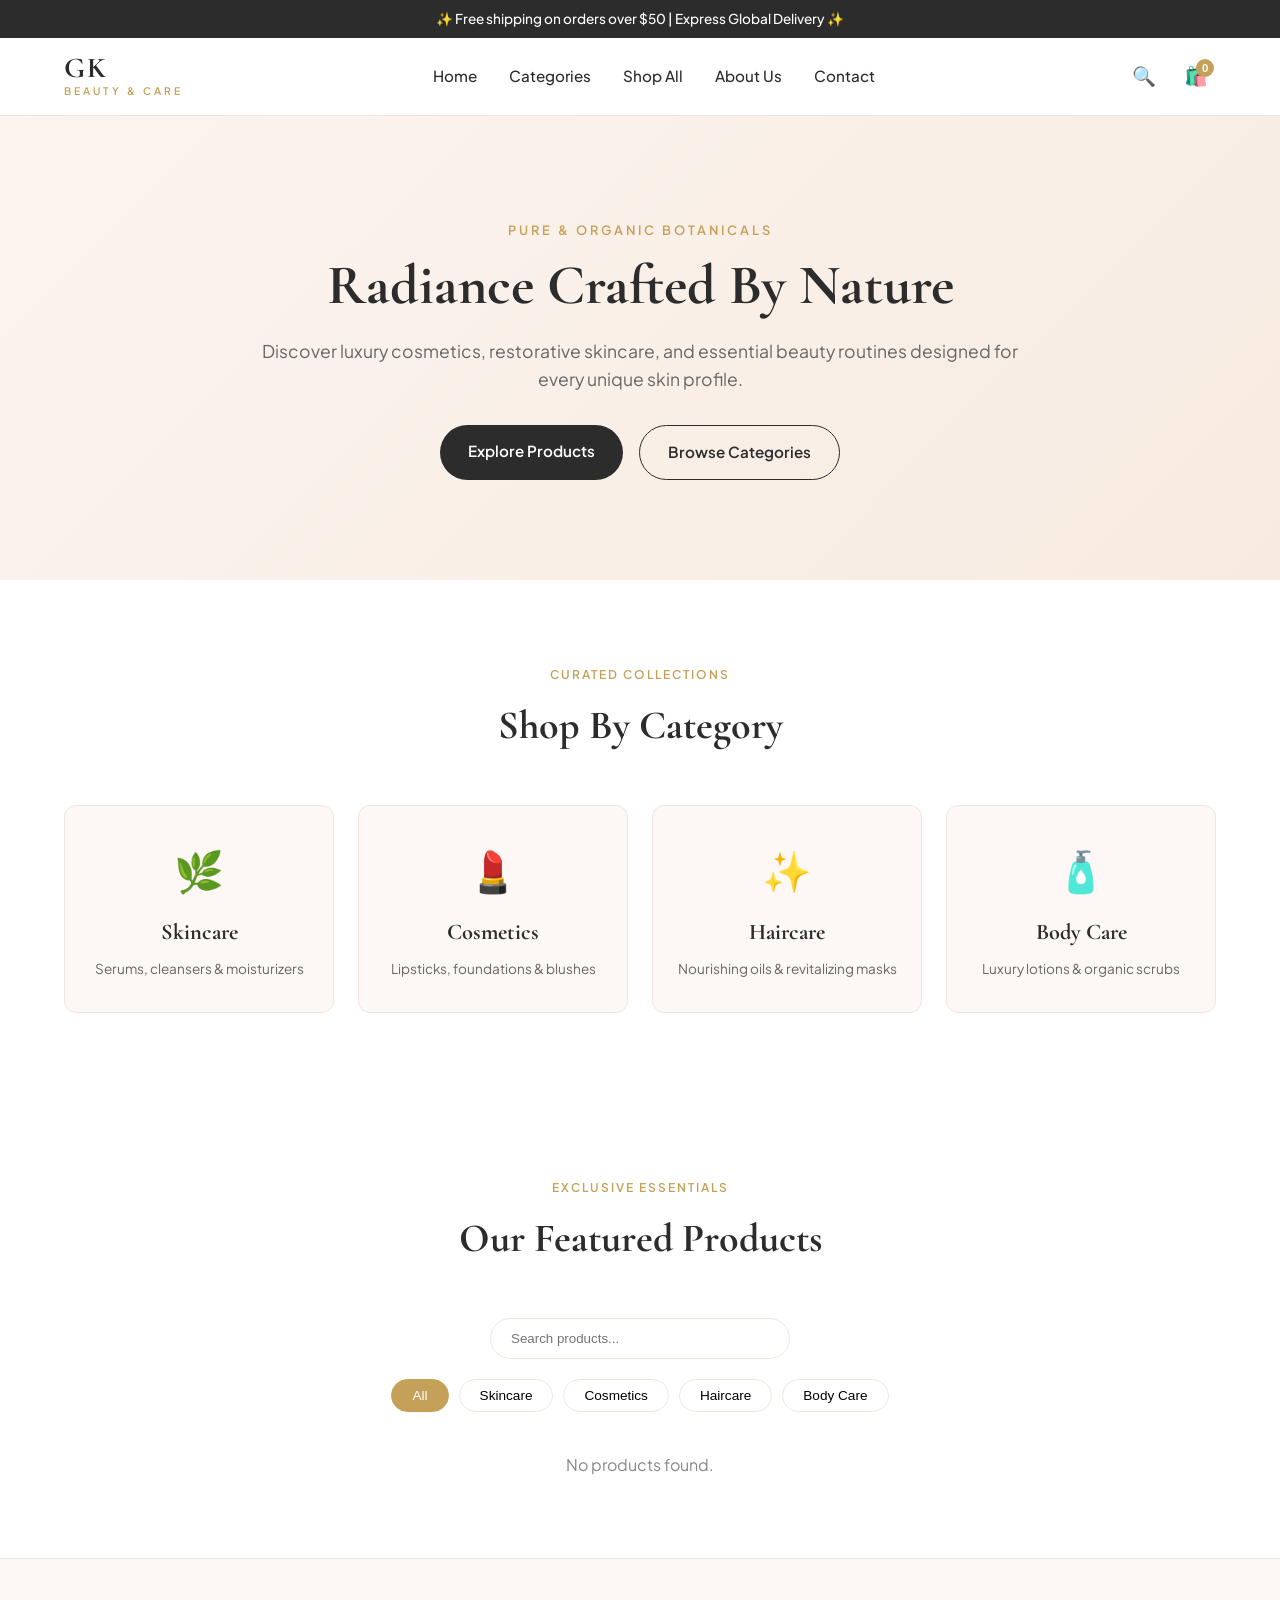
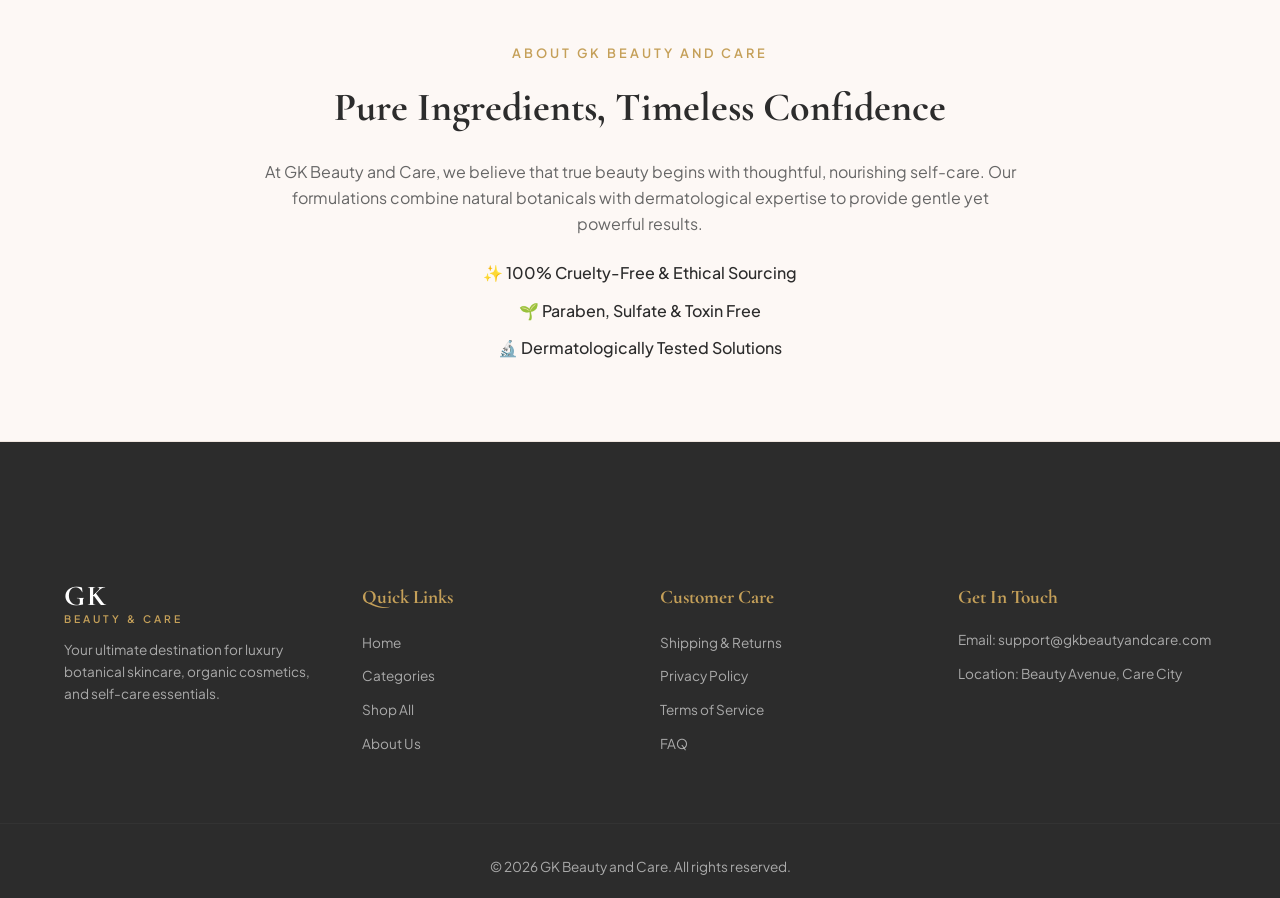
<file: index.html>
<!DOCTYPE html>
<html lang="en">
<head>
  <meta charset="UTF-8" />
  <meta name="viewport" content="width=device-width, initial-scale=1.0" />
  <title>GK Beauty and Care | Premium Cosmetics & Skincare</title>
  <link rel="stylesheet" href="styles.css" />
  <link rel="preconnect" href="https://fonts.googleapis.com">
  <link rel="preconnect" href="https://fonts.gstatic.com" crossorigin>
  <link href="https://fonts.googleapis.com/css2?family=Cormorant+Garamond:wght@400;600;700&family=Plus+Jakarta+Sans:wght@300;400;500;600&display=swap" rel="stylesheet">
</head>
<body>

  <div class="announcement-bar">
    <span>✨ Free shipping on orders over $50 | Express Global Delivery ✨</span>
  </div>

  <header class="navbar">
    <div class="nav-container">
      <a href="#" class="brand-logo">
        <span class="logo-text">GK</span>
        <span class="logo-sub">Beauty & Care</span>
      </a>

      <nav class="nav-links" id="navLinks">
        <a href="#hero">Home</a>
        <a href="#categories">Categories</a>
        <a href="#products">Shop All</a>
        <a href="#about">About Us</a>
        <a href="#contact">Contact</a>
      </nav>

      <div class="nav-actions">
        <button class="icon-btn search-trigger" id="searchBtn" aria-label="Search">🔍</button>
        <button class="icon-btn cart-trigger" id="cartBtn" aria-label="Cart">🛍️ <span class="cart-badge" id="cartCount">0</span></button>
        <button class="mobile-toggle" id="mobileMenuBtn" aria-label="Toggle menu">☰</button>
      </div>
    </div>
  </header>

  <section class="hero" id="hero">
    <div class="hero-content">
      <span class="hero-tag">Pure & Organic Botanicals</span>
      <h1>Radiance Crafted By Nature</h1>
      <p>Discover luxury cosmetics, restorative skincare, and essential beauty routines designed for every unique skin profile.</p>
      <div class="hero-buttons">
        <a href="#products" class="btn btn-primary">Explore Products</a>
        <a href="#categories" class="btn btn-secondary">Browse Categories</a>
      </div>
    </div>
  </section>

  <section class="categories-section" id="categories">
    <div class="container">
      <div class="section-title">
        <span>Curated Collections</span>
        <h2>Shop By Category</h2>
      </div>

      <div class="categories-grid">
        <div class="category-card" onclick="filterCategory('Skincare')">
          <div class="category-icon">🌿</div>
          <h3>Skincare</h3>
          <p>Serums, cleansers & moisturizers</p>
        </div>
        <div class="category-card" onclick="filterCategory('Cosmetics')">
          <div class="category-icon">💄</div>
          <h3>Cosmetics</h3>
          <p>Lipsticks, foundations & blushes</p>
        </div>
        <div class="category-card" onclick="filterCategory('Haircare')">
          <div class="category-icon">✨</div>
          <h3>Haircare</h3>
          <p>Nourishing oils & revitalizing masks</p>
        </div>
        <div class="category-card" onclick="filterCategory('Body Care')">
          <div class="category-icon">🧴</div>
          <h3>Body Care</h3>
          <p>Luxury lotions & organic scrubs</p>
        </div>
      </div>
    </div>
  </section>

  <section class="products-section" id="products">
    <div class="container">
      <div class="section-title">
        <span>Exclusive Essentials</span>
        <h2>Our Featured Products</h2>
      </div>

      <div class="filter-controls">
        <div class="search-box">
          <input type="text" id="searchInput" placeholder="Search products..." onkeyup="filterProducts()" />
        </div>
        <div class="category-buttons">
          <button class="filter-btn active" onclick="filterCategory('all', this)">All</button>
          <button class="filter-btn" onclick="filterCategory('Skincare', this)">Skincare</button>
          <button class="filter-btn" onclick="filterCategory('Cosmetics', this)">Cosmetics</button>
          <button class="filter-btn" onclick="filterCategory('Haircare', this)">Haircare</button>
          <button class="filter-btn" onclick="filterCategory('Body Care', this)">Body Care</button>
        </div>
      </div>

      <div class="products-grid" id="productsGrid"></div>
    </div>
  </section>

  <section class="about-section" id="about">
    <div class="container about-container">
      <div class="about-text">
        <span class="hero-tag">About GK Beauty and Care</span>
        <h2>Pure Ingredients, Timeless Confidence</h2>
        <p>At GK Beauty and Care, we believe that true beauty begins with thoughtful, nourishing self-care. Our formulations combine natural botanicals with dermatological expertise to provide gentle yet powerful results.</p>
        <ul class="about-features">
          <li>✨ 100% Cruelty-Free & Ethical Sourcing</li>
          <li>🌱 Paraben, Sulfate & Toxin Free</li>
          <li>🔬 Dermatologically Tested Solutions</li>
        </ul>
      </div>
    </div>
  </section>

  <div class="modal-overlay" id="cartModal">
    <div class="modal-card">
      <div class="modal-header">
        <h3>Your Shopping Bag</h3>
        <button class="close-btn" id="closeCart">&times;</button>
      </div>
      <div class="modal-body" id="cartItems">
        <p class="empty-cart-msg">Your bag is currently empty.</p>
      </div>
      <div class="modal-footer">
        <div class="cart-total-row">
          <span>Total:</span>
          <strong id="cartTotal">$0.00</strong>
        </div>
        <button class="btn btn-primary btn-block" onclick="checkout()">Proceed to Checkout</button>
      </div>
    </div>
  </div>

  <footer class="footer" id="contact">
    <div class="container footer-grid">
      <div class="footer-col">
        <a href="#" class="brand-logo">
          <span class="logo-text">GK</span>
          <span class="logo-sub">Beauty & Care</span>
        </a>
        <p>Your ultimate destination for luxury botanical skincare, organic cosmetics, and self-care essentials.</p>
      </div>
      <div class="footer-col">
        <h4>Quick Links</h4>
        <ul>
          <li><a href="#hero">Home</a></li>
          <li><a href="#categories">Categories</a></li>
          <li><a href="#products">Shop All</a></li>
          <li><a href="#about">About Us</a></li>
        </ul>
      </div>
      <div class="footer-col">
        <h4>Customer Care</h4>
        <ul>
          <li><a href="#">Shipping & Returns</a></li>
          <li><a href="#">Privacy Policy</a></li>
          <li><a href="#">Terms of Service</a></li>
          <li><a href="#">FAQ</a></li>
        </ul>
      </div>
      <div class="footer-col">
        <h4>Get In Touch</h4>
        <p>Email: support@gkbeautyandcare.com</p>
        <p>Location: Beauty Avenue, Care City</p>
      </div>
    </div>
    <div class="footer-bottom">
      <p>&copy; 2026 GK Beauty and Care. All rights reserved.</p>
    </div>
  </footer>

  <script src="script.js"></script>
</body>
</html>
</file>
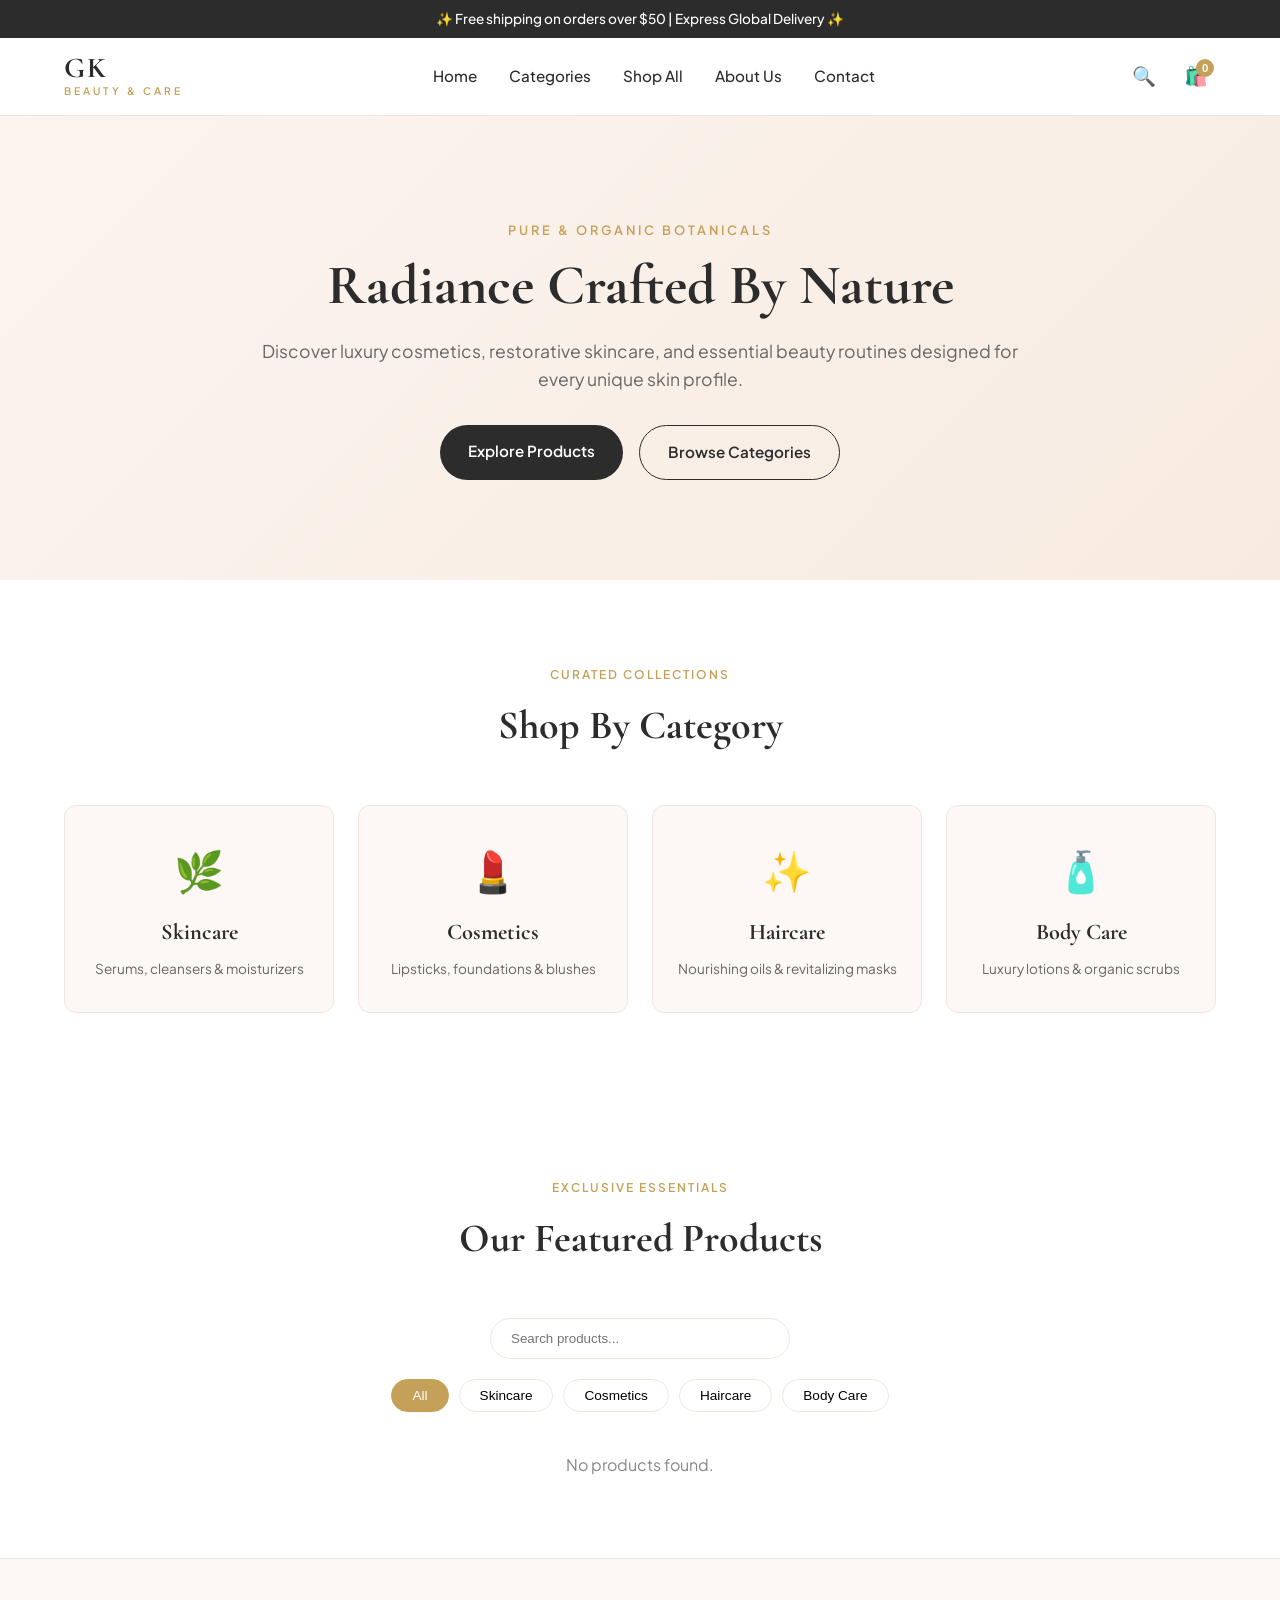
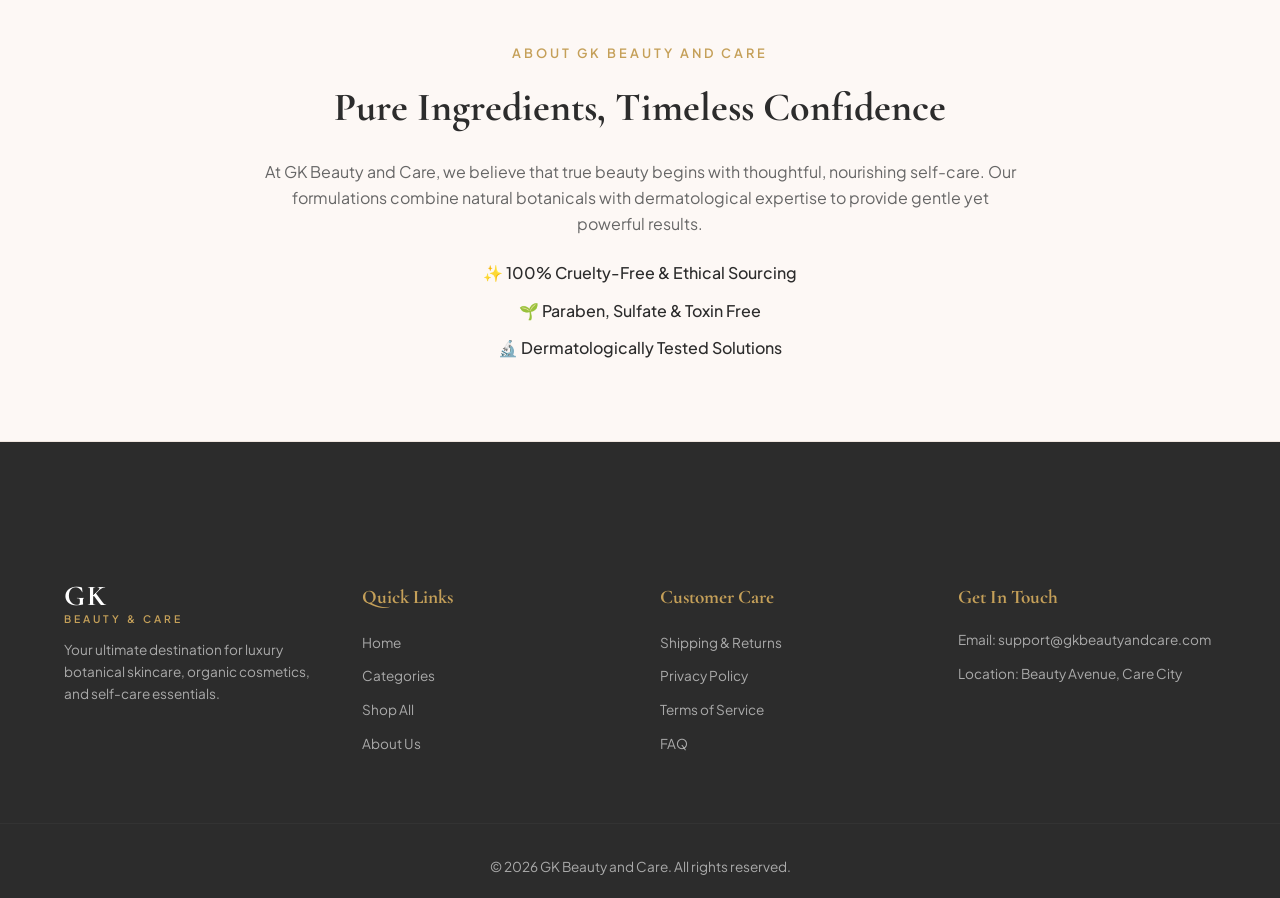
<file: Index.html>
<!DOCTYPE html>
<html lang="en">
<head>
  <meta charset="UTF-8" />
  <meta name="viewport" content="width=device-width, initial-scale=1.0" />
  <title>GK Beauty and Care | Premium Cosmetics & Skincare</title>
  <link rel="stylesheet" href="styles.css" />
  <link rel="preconnect" href="https://fonts.googleapis.com">
  <link rel="preconnect" href="https://fonts.gstatic.com" crossorigin>
  <link href="https://fonts.googleapis.com/css2?family=Cormorant+Garamond:wght@400;600;700&family=Plus+Jakarta+Sans:wght@300;400;500;600&display=swap" rel="stylesheet">
</head>
<body>

  <!-- Announcement Bar -->
  <div class="announcement-bar">
    <span>✨ Free shipping on orders over $50 | Express Global Delivery ✨</span>
  </div>

  <!-- Header / Navigation -->
  <header class="navbar">
    <div class="nav-container">
      <a href="#" class="brand-logo">
        <span class="logo-text">GK</span>
        <span class="logo-sub">Beauty & Care</span>
      </a>

      <nav class="nav-links" id="navLinks">
        <a href="#hero">Home</a>
        <a href="#categories">Categories</a>
        <a href="#products">Shop All</a>
        <a href="#about">About Us</a>
        <a href="#contact">Contact</a>
      </nav>

      <div class="nav-actions">
        <button class="icon-btn search-trigger" id="searchBtn" aria-label="Search">
          🔍
        </button>
        <button class="icon-btn cart-trigger" id="cartBtn" aria-label="Cart">
          🛍️ <span class="cart-badge" id="cartCount">0</span>
        </button>
        <button class="mobile-toggle" id="mobileMenuBtn" aria-label="Toggle menu">
          ☰
        </button>
      </div>
    </div>
  </header>

  <!-- Hero Section -->
  <section class="hero" id="hero">
    <div class="hero-content">
      <span class="hero-tag">Pure & Organic Botanicals</span>
      <h1>Radiance Crafted By Nature</h1>
      <p>Discover luxury cosmetics, restorative skincare, and essential beauty routines designed for every unique skin profile.</p>
      <div class="hero-buttons">
        <a href="#products" class="btn btn-primary">Explore Products</a>
        <a href="#categories" class="btn btn-secondary">Browse Categories</a>
      </div>
    </div>
  </section>

  <!-- Categories Section -->
  <section class="categories-section" id="categories">
    <div class="container">
      <div class="section-title">
        <span>Curated Collections</span>
        <h2>Shop By Category</h2>
      </div>

      <div class="categories-grid">
        <div class="category-card" onclick="filterCategory('Skincare')">
          <div class="category-icon">🌿</div>
          <h3>Skincare</h3>
          <p>Serums, cleansers & moisturizers</p>
        </div>
        <div class="category-card" onclick="filterCategory('Cosmetics')">
          <div class="category-icon">💄</div>
          <h3>Cosmetics</h3>
          <p>Lipsticks, foundations & blushes</p>
        </div>
        <div class="category-card" onclick="filterCategory('Haircare')">
          <div class="category-icon">✨</div>
          <h3>Haircare</h3>
          <p>Nourishing oils & revitalizing masks</p>
        </div>
        <div class="category-card" onclick="filterCategory('Body Care')">
          <div class="category-icon">🧴</div>
          <h3>Body Care</h3>
          <p>Luxury lotions & organic scrubs</p>
        </div>
      </div>
    </div>
  </section>

  <!-- Products Section -->
  <section class="products-section" id="products">
    <div class="container">
      <div class="section-title">
        <span>Exclusive Essentials</span>
        <h2>Our Featured Products</h2>
      </div>

      <!-- Filters & Search Bar -->
      <div class="filter-controls">
        <div class="search-box">
          <input type="text" id="searchInput" placeholder="Search products..." onkeyup="filterProducts()" />
        </div>
        <div class="category-buttons">
          <button class="filter-btn active" onclick="filterCategory('all', this)">All</button>
          <button class="filter-btn" onclick="filterCategory('Skincare', this)">Skincare</button>
          <button class="filter-btn" onclick="filterCategory('Cosmetics', this)">Cosmetics</button>
          <button class="filter-btn" onclick="filterCategory('Haircare', this)">Haircare</button>
          <button class="filter-btn" onclick="filterCategory('Body Care', this)">Body Care</button>
        </div>
      </div>

      <!-- Dynamic Product List Container -->
      <div class="products-grid" id="productsGrid">
        <!-- Javascript will generate product cards here -->
      </div>
    </div>
  </section>

  <!-- About Section -->
  <section class="about-section" id="about">
    <div class="container about-container">
      <div class="about-text">
        <span class="hero-tag">About GK Beauty and Care</span>
        <h2>Pure Ingredients, Timeless Confidence</h2>
        <p>At GK Beauty and Care, we believe that true beauty begins with thoughtful, nourishing self-care. Our formulations combine natural botanicals with dermatological expertise to provide gentle yet powerful results.</p>
        <ul class="about-features">
          <li>✨ 100% Cruelty-Free & Ethical Sourcing</li>
          <li>🌱 Paraben, Sulfate & Toxin Free</li>
          <li>🔬 Dermatologically Tested Solutions</li>
        </ul>
      </div>
    </div>
  </section>

  <!-- Shopping Cart Modal -->
  <div class="modal-overlay" id="cartModal">
    <div class="modal-card">
      <div class="modal-header">
        <h3>Your Shopping Bag</h3>
        <button class="close-btn" id="closeCart">&times;</button>
      </div>
      <div class="modal-body" id="cartItems">
        <p class="empty-cart-msg">Your bag is currently empty.</p>
      </div>
      <div class="modal-footer">
        <div class="cart-total-row">
          <span>Total:</span>
          <strong id="cartTotal">$0.00</strong>
        </div>
        <button class="btn btn-primary btn-block" onclick="checkout()">Proceed to Checkout</button>
      </div>
    </div>
  </div>

  <!-- Footer -->
  <footer class="footer" id="contact">
    <div class="container footer-grid">
      <div class="footer-col">
        <a href="#" class="brand-logo">
          <span class="logo-text">GK</span>
          <span class="logo-sub">Beauty & Care</span>
        </a>
        <p>Your ultimate destination for luxury botanical skincare, organic cosmetics, and self-care essentials.</p>
      </div>
      <div class="footer-col">
        <h4>Quick Links</h4>
        <ul>
          <li><a href="#hero">Home</a></li>
          <li><a href="#categories">Categories</a></li>
          <li><a href="#products">Shop All</a></li>
          <li><a href="#about">About Us</a></li>
        </ul>
      </div>
      <div class="footer-col">
        <h4>Customer Care</h4>
        <ul>
          <li><a href="#">Shipping & Returns</a></li>
          <li><a href="#">Privacy Policy</a></li>
          <li><a href="#">Terms of Service</a></li>
          <li><a href="#">FAQ</a></li>
        </ul>
      </div>
      <div class="footer-col">
        <h4>Get In Touch</h4>
        <p>Email: support@gkbeautyandcare.com</p>
        <p>Location: Beauty Avenue, Care City</p>
      </div>
    </div>
    <div class="footer-bottom">
      <p>&copy; 2026 GK Beauty and Care. All rights reserved.</p>
    </div>
  </footer>

  <script src="script.js"></script>
</body>
</html>
</file>
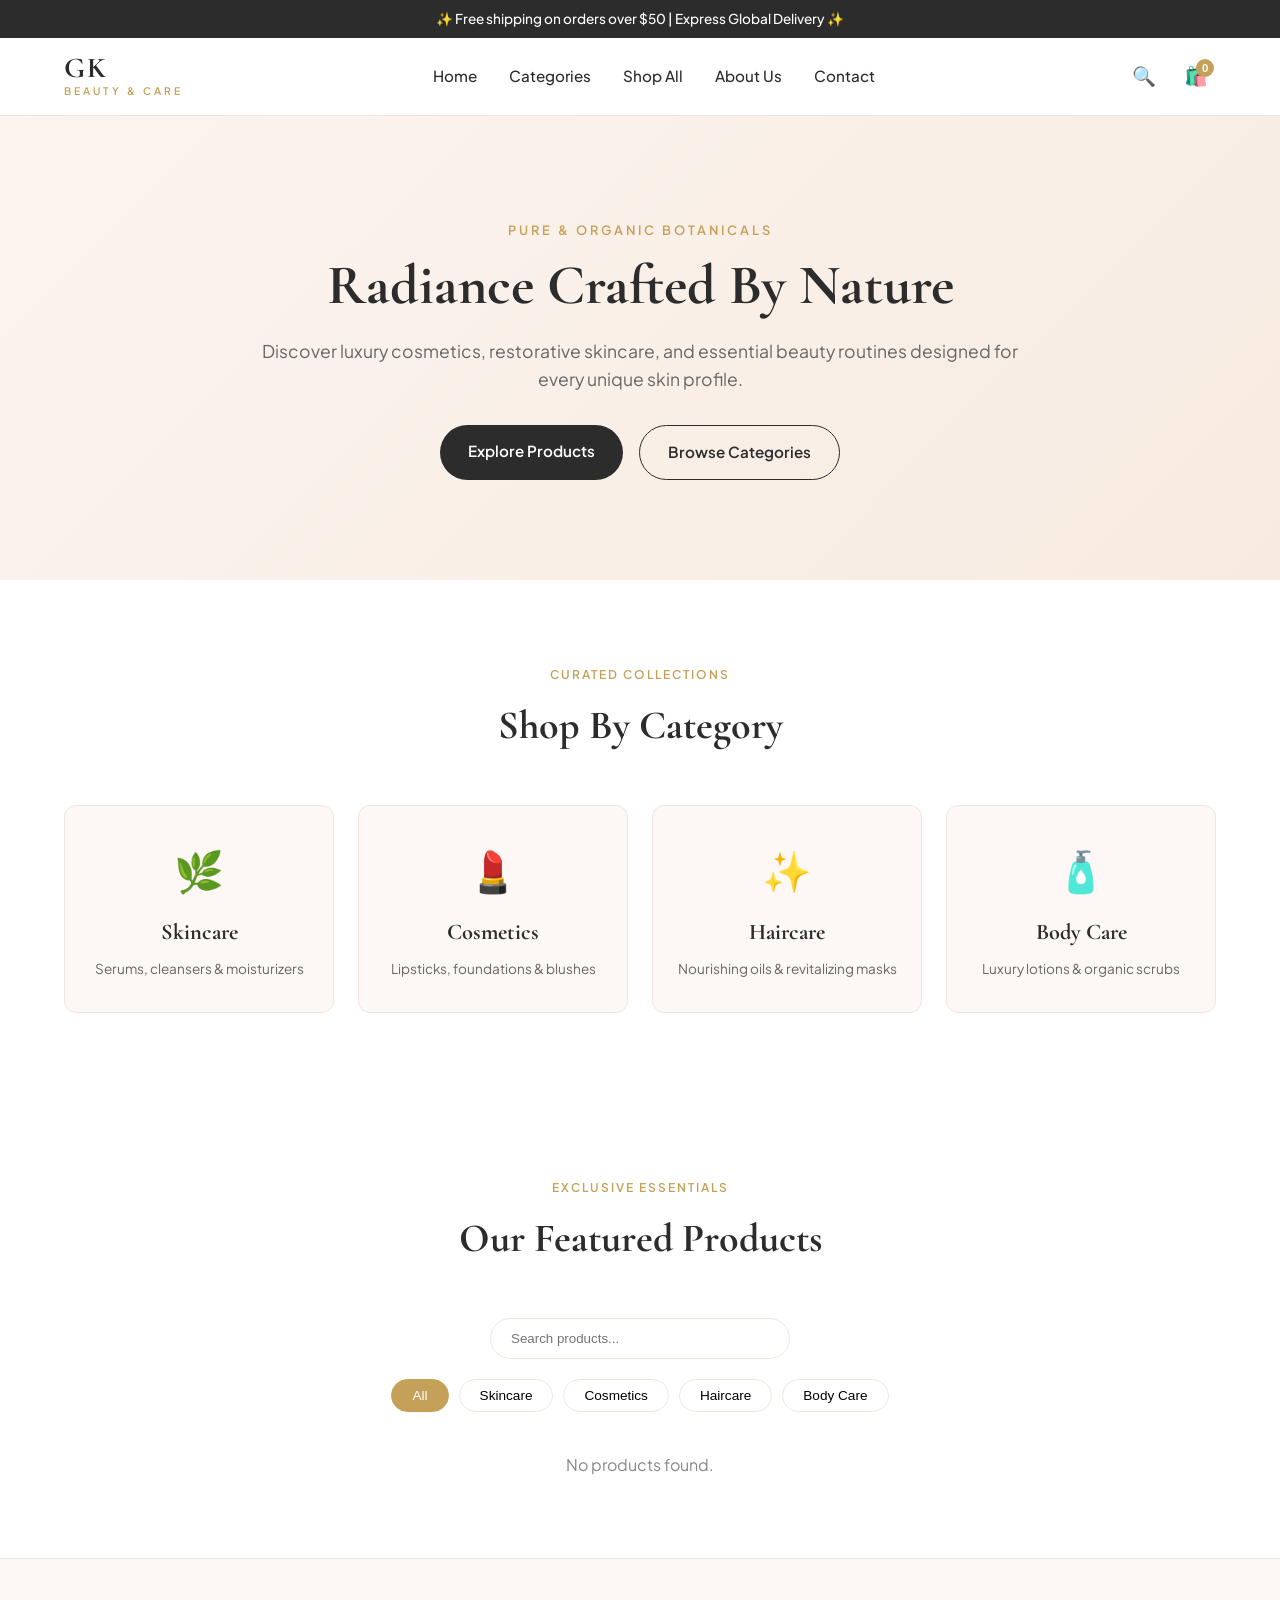
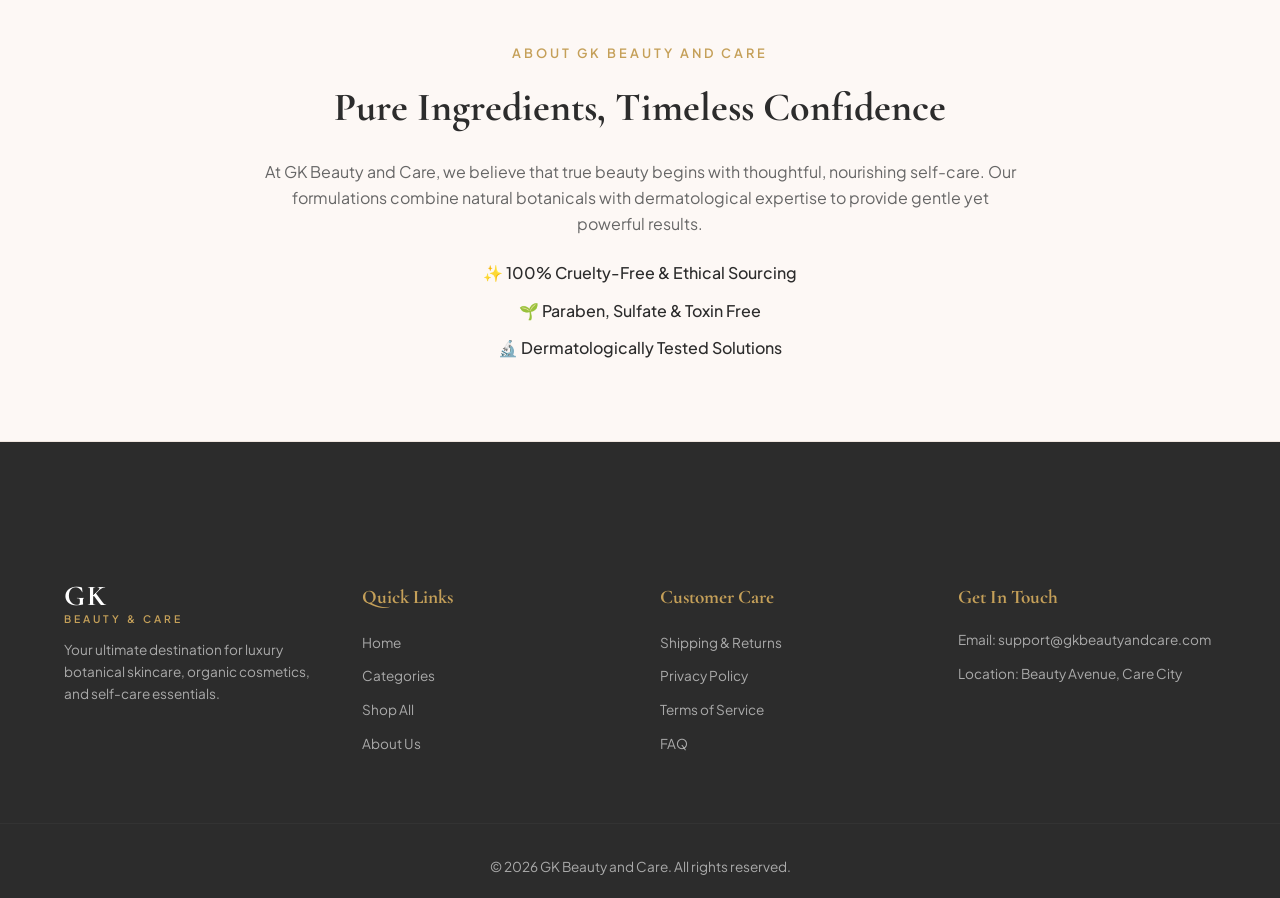
<file: Index.html.html>
<!DOCTYPE html>
<html lang="en">
<head>
  <meta charset="UTF-8" />
  <meta name="viewport" content="width=device-width, initial-scale=1.0" />
  <title>GK Beauty and Care | Premium Cosmetics & Skincare</title>
  <link rel="stylesheet" href="styles.css" />
  <link rel="preconnect" href="https://fonts.googleapis.com">
  <link rel="preconnect" href="https://fonts.gstatic.com" crossorigin>
  <link href="https://fonts.googleapis.com/css2?family=Cormorant+Garamond:wght@400;600;700&family=Plus+Jakarta+Sans:wght@300;400;500;600&display=swap" rel="stylesheet">
</head>
<body>

  <!-- Announcement Bar -->
  <div class="announcement-bar">
    <span>✨ Free shipping on orders over $50 | Express Global Delivery ✨</span>
  </div>

  <!-- Header / Navigation -->
  <header class="navbar">
    <div class="nav-container">
      <a href="#" class="brand-logo">
        <span class="logo-text">GK</span>
        <span class="logo-sub">Beauty & Care</span>
      </a>

      <nav class="nav-links" id="navLinks">
        <a href="#hero">Home</a>
        <a href="#categories">Categories</a>
        <a href="#products">Shop All</a>
        <a href="#about">About Us</a>
        <a href="#contact">Contact</a>
      </nav>

      <div class="nav-actions">
        <button class="icon-btn search-trigger" id="searchBtn" aria-label="Search">
          🔍
        </button>
        <button class="icon-btn cart-trigger" id="cartBtn" aria-label="Cart">
          🛍️ <span class="cart-badge" id="cartCount">0</span>
        </button>
        <button class="mobile-toggle" id="mobileMenuBtn" aria-label="Toggle menu">
          ☰
        </button>
      </div>
    </div>
  </header>

  <!-- Hero Section -->
  <section class="hero" id="hero">
    <div class="hero-content">
      <span class="hero-tag">Pure & Organic Botanicals</span>
      <h1>Radiance Crafted By Nature</h1>
      <p>Discover luxury cosmetics, restorative skincare, and essential beauty routines designed for every unique skin profile.</p>
      <div class="hero-buttons">
        <a href="#products" class="btn btn-primary">Explore Products</a>
        <a href="#categories" class="btn btn-secondary">Browse Categories</a>
      </div>
    </div>
  </section>

  <!-- Categories Section -->
  <section class="categories-section" id="categories">
    <div class="container">
      <div class="section-title">
        <span>Curated Collections</span>
        <h2>Shop By Category</h2>
      </div>

      <div class="categories-grid">
        <div class="category-card" onclick="filterCategory('Skincare')">
          <div class="category-icon">🌿</div>
          <h3>Skincare</h3>
          <p>Serums, cleansers & moisturizers</p>
        </div>
        <div class="category-card" onclick="filterCategory('Cosmetics')">
          <div class="category-icon">💄</div>
          <h3>Cosmetics</h3>
          <p>Lipsticks, foundations & blushes</p>
        </div>
        <div class="category-card" onclick="filterCategory('Haircare')">
          <div class="category-icon">✨</div>
          <h3>Haircare</h3>
          <p>Nourishing oils & revitalizing masks</p>
        </div>
        <div class="category-card" onclick="filterCategory('Body Care')">
          <div class="category-icon">🧴</div>
          <h3>Body Care</h3>
          <p>Luxury lotions & organic scrubs</p>
        </div>
      </div>
    </div>
  </section>

  <!-- Products Section -->
  <section class="products-section" id="products">
    <div class="container">
      <div class="section-title">
        <span>Exclusive Essentials</span>
        <h2>Our Featured Products</h2>
      </div>

      <!-- Filters & Search Bar -->
      <div class="filter-controls">
        <div class="search-box">
          <input type="text" id="searchInput" placeholder="Search products..." onkeyup="filterProducts()" />
        </div>
        <div class="category-buttons">
          <button class="filter-btn active" onclick="filterCategory('all', this)">All</button>
          <button class="filter-btn" onclick="filterCategory('Skincare', this)">Skincare</button>
          <button class="filter-btn" onclick="filterCategory('Cosmetics', this)">Cosmetics</button>
          <button class="filter-btn" onclick="filterCategory('Haircare', this)">Haircare</button>
          <button class="filter-btn" onclick="filterCategory('Body Care', this)">Body Care</button>
        </div>
      </div>

      <!-- Dynamic Product List Container -->
      <div class="products-grid" id="productsGrid">
        <!-- Javascript will generate product cards here -->
      </div>
    </div>
  </section>

  <!-- About Section -->
  <section class="about-section" id="about">
    <div class="container about-container">
      <div class="about-text">
        <span class="hero-tag">About GK Beauty and Care</span>
        <h2>Pure Ingredients, Timeless Confidence</h2>
        <p>At GK Beauty and Care, we believe that true beauty begins with thoughtful, nourishing self-care. Our formulations combine natural botanicals with dermatological expertise to provide gentle yet powerful results.</p>
        <ul class="about-features">
          <li>✨ 100% Cruelty-Free & Ethical Sourcing</li>
          <li>🌱 Paraben, Sulfate & Toxin Free</li>
          <li>🔬 Dermatologically Tested Solutions</li>
        </ul>
      </div>
    </div>
  </section>

  <!-- Shopping Cart Modal -->
  <div class="modal-overlay" id="cartModal">
    <div class="modal-card">
      <div class="modal-header">
        <h3>Your Shopping Bag</h3>
        <button class="close-btn" id="closeCart">&times;</button>
      </div>
      <div class="modal-body" id="cartItems">
        <p class="empty-cart-msg">Your bag is currently empty.</p>
      </div>
      <div class="modal-footer">
        <div class="cart-total-row">
          <span>Total:</span>
          <strong id="cartTotal">$0.00</strong>
        </div>
        <button class="btn btn-primary btn-block" onclick="checkout()">Proceed to Checkout</button>
      </div>
    </div>
  </div>

  <!-- Footer -->
  <footer class="footer" id="contact">
    <div class="container footer-grid">
      <div class="footer-col">
        <a href="#" class="brand-logo">
          <span class="logo-text">GK</span>
          <span class="logo-sub">Beauty & Care</span>
        </a>
        <p>Your ultimate destination for luxury botanical skincare, organic cosmetics, and self-care essentials.</p>
      </div>
      <div class="footer-col">
        <h4>Quick Links</h4>
        <ul>
          <li><a href="#hero">Home</a></li>
          <li><a href="#categories">Categories</a></li>
          <li><a href="#products">Shop All</a></li>
          <li><a href="#about">About Us</a></li>
        </ul>
      </div>
      <div class="footer-col">
        <h4>Customer Care</h4>
        <ul>
          <li><a href="#">Shipping & Returns</a></li>
          <li><a href="#">Privacy Policy</a></li>
          <li><a href="#">Terms of Service</a></li>
          <li><a href="#">FAQ</a></li>
        </ul>
      </div>
      <div class="footer-col">
        <h4>Get In Touch</h4>
        <p>Email: support@gkbeautyandcare.com</p>
        <p>Location: Beauty Avenue, Care City</p>
      </div>
    </div>
    <div class="footer-bottom">
      <p>&copy; 2026 GK Beauty and Care. All rights reserved.</p>
    </div>
  </footer>

  <script src="script.js"></script>
</body>
</html>
</file>
<file: styles.css>
:root {
  --primary-gold: #c5a059;
  --dark-gold: #9e7a37;
  --soft-pink: #fdf8f5;
  --rose-accent: #e8b4b8;
  --text-dark: #2c2c2c;
  --text-muted: #666666;
  --bg-white: #ffffff;
  --border-color: #f0e6df;
  --font-serif: 'Cormorant Garamond', Georgia, serif;
  --font-sans: 'Plus Jakarta Sans', -apple-system, sans-serif;
  --shadow-sm: 0 4px 12px rgba(0, 0, 0, 0.05);
  --shadow-md: 0 8px 24px rgba(0, 0, 0, 0.08);
  --radius: 12px;
}

* { margin: 0; padding: 0; box-sizing: border-box; }
body { font-family: var(--font-sans); color: var(--text-dark); background-color: #fff; line-height: 1.6; }

.announcement-bar { background-color: var(--text-dark); color: #fff; text-align: center; padding: 8px 16px; font-size: 0.85rem; font-weight: 500; }
.navbar { position: sticky; top: 0; background-color: rgba(255, 255, 255, 0.95); backdrop-filter: blur(8px); border-bottom: 1px solid var(--border-color); z-index: 100; }
.nav-container { max-width: 1200px; margin: 0 auto; padding: 16px 24px; display: flex; align-items: center; justify-content: space-between; }
.brand-logo { text-decoration: none; display: flex; flex-direction: column; }
.logo-text { font-family: var(--font-serif); font-size: 1.8rem; font-weight: 700; color: var(--text-dark); line-height: 1; letter-spacing: 2px; }
.logo-sub { font-size: 0.65rem; text-transform: uppercase; letter-spacing: 3px; color: var(--primary-gold); font-weight: 600; }
.nav-links { display: flex; gap: 32px; }
.nav-links a { text-decoration: none; color: var(--text-dark); font-weight: 500; font-size: 0.95rem; }
.nav-links a:hover { color: var(--primary-gold); }
.nav-actions { display: flex; align-items: center; gap: 12px; }
.icon-btn { background: none; border: none; font-size: 1.2rem; cursor: pointer; position: relative; padding: 8px; }
.cart-badge { position: absolute; top: 2px; right: 2px; background-color: var(--primary-gold); color: white; font-size: 0.7rem; font-weight: 700; border-radius: 50%; width: 18px; height: 18px; display: flex; align-items: center; justify-content: center; }
.mobile-toggle { display: none; background: none; border: none; font-size: 1.5rem; cursor: pointer; }

.hero { background: linear-gradient(135deg, #fbf4ef 0%, #f7ebe1 100%); padding: 100px 24px; text-align: center; }
.hero-content { max-width: 800px; margin: 0 auto; }
.hero-tag { text-transform: uppercase; font-size: 0.8rem; letter-spacing: 3px; color: var(--primary-gold); font-weight: 600; margin-bottom: 12px; display: inline-block; }
.hero h1 { font-family: var(--font-serif); font-size: 3.5rem; font-weight: 700; margin-bottom: 20px; line-height: 1.15; }
.hero p { font-size: 1.1rem; color: var(--text-muted); margin-bottom: 32px; }
.hero-buttons { display: flex; gap: 16px; justify-content: center; }

.btn { padding: 14px 28px; border-radius: 30px; font-weight: 600; font-size: 0.95rem; text-decoration: none; cursor: pointer; transition: all 0.3s ease; border: none; }
.btn-primary { background-color: var(--text-dark); color: white; }
.btn-primary:hover { background-color: var(--primary-gold); }
.btn-secondary { background-color: transparent; color: var(--text-dark); border: 1px solid var(--text-dark); }
.btn-secondary:hover { background-color: var(--text-dark); color: white; }
.btn-block { width: 100%; }

.container { max-width: 1200px; margin: 0 auto; padding: 80px 24px; }
.section-title { text-align: center; margin-bottom: 48px; }
.section-title span { text-transform: uppercase; font-size: 0.75rem; letter-spacing: 2px; color: var(--primary-gold); font-weight: 600; }
.section-title h2 { font-family: var(--font-serif); font-size: 2.5rem; margin-top: 8px; }

.categories-grid { display: grid; grid-template-columns: repeat(auto-fit, minmax(220px, 1fr)); gap: 24px; }
.category-card { background: var(--soft-pink); padding: 32px 24px; border-radius: var(--radius); text-align: center; cursor: pointer; border: 1px solid var(--border-color); }
.category-card:hover { transform: translateY(-5px); box-shadow: var(--shadow-md); border-color: var(--primary-gold); }
.category-icon { font-size: 2.5rem; margin-bottom: 12px; }
.category-card h3 { font-family: var(--font-serif); font-size: 1.4rem; margin-bottom: 8px; }
.category-card p { font-size: 0.85rem; color: var(--text-muted); }

.filter-controls { display: flex; flex-direction: column; gap: 20px; align-items: center; margin-bottom: 40px; }
.search-box input { padding: 12px 20px; width: 300px; max-width: 100%; border-radius: 25px; border: 1px solid var(--border-color); outline: none; }
.category-buttons { display: flex; flex-wrap: wrap; gap: 10px; justify-content: center; }
.filter-btn { padding: 8px 20px; border-radius: 20px; border: 1px solid var(--border-color); background: white; cursor: pointer; font-size: 0.85rem; font-weight: 500; }
.filter-btn.active, .filter-btn:hover { background-color: var(--primary-gold); color: white; border-color: var(--primary-gold); }

.products-grid { display: grid; grid-template-columns: repeat(auto-fill, minmax(260px, 1fr)); gap: 32px; }
.product-card { background: white; border: 1px solid var(--border-color); border-radius: var(--radius); padding: 20px; display: flex; flex-direction: column; justify-content: space-between; }
.product-img-container { width: 100%; height: 220px; overflow: hidden; border-radius: 8px; margin-bottom: 12px; background-color: #f7f7f7; }
.product-img { width: 100%; height: 100%; object-fit: cover; }
.product-badge { font-size: 0.75rem; text-transform: uppercase; letter-spacing: 1px; color: var(--primary-gold); font-weight: 600; margin-bottom: 8px; }
.product-card h3 { font-family: var(--font-serif); font-size: 1.3rem; margin-bottom: 8px; }
.product-card p { font-size: 0.85rem; color: var(--text-muted); margin-bottom: 16px; flex-grow: 1; }
.product-bottom { display: flex; align-items: center; justify-content: space-between; margin-top: 12px; }
.product-price { font-weight: 700; font-size: 1.1rem; }
.add-cart-btn { padding: 8px 16px; border-radius: 20px; border: 1px solid var(--text-dark); background: transparent; font-size: 0.8rem; font-weight: 600; cursor: pointer; }
.add-cart-btn:hover { background: var(--text-dark); color: white; }
.sold-badge { background-color: #f3f4f6; color: #9ca3af; padding: 6px 14px; border-radius: 20px; font-size: 0.75rem; font-weight: 700; text-transform: uppercase; }

.about-section { background-color: var(--soft-pink); border-top: 1px solid var(--border-color); border-bottom: 1px solid var(--border-color); }
.about-container { max-width: 800px; text-align: center; }
.about-text h2 { font-family: var(--font-serif); font-size: 2.5rem; margin-bottom: 20px; }
.about-text p { color: var(--text-muted); margin-bottom: 24px; }
.about-features { list-style: none; display: flex; flex-direction: column; gap: 12px; align-items: center; font-weight: 500; }

.modal-overlay { position: fixed; top: 0; left: 0; width: 100%; height: 100%; background: rgba(0, 0, 0, 0.4); display: none; justify-content: flex-end; z-index: 1000; }
.modal-overlay.active { display: flex; }
.modal-card { background: white; width: 100%; max-width: 400px; height: 100%; padding: 24px; display: flex; flex-direction: column; }
.modal-header { display: flex; justify-content: space-between; align-items: center; border-bottom: 1px solid var(--border-color); padding-bottom: 16px; }
.close-btn { background: none; border: none; font-size: 1.8rem; cursor: pointer; }
.modal-body { flex-grow: 1; overflow-y: auto; padding: 20px 0; }
.cart-item { display: flex; justify-content: space-between; align-items: center; margin-bottom: 16px; padding-bottom: 12px; border-bottom: 1px dashed var(--border-color); }
.modal-footer { border-top: 1px solid var(--border-color); padding-top: 20px; }
.cart-total-row { display: flex; justify-content: space-between; font-size: 1.1rem; margin-bottom: 16px; }

.footer { background-color: var(--text-dark); color: white; padding-top: 60px; }
.footer-grid { display: grid; grid-template-columns: repeat(auto-fit, minmax(200px, 1fr)); gap: 40px; padding-bottom: 60px; }
.footer .logo-text { color: white; }
.footer p { color: #aaa; font-size: 0.85rem; margin-top: 12px; }
.footer-col h4 { font-family: var(--font-serif); font-size: 1.2rem; margin-bottom: 16px; color: var(--primary-gold); }
.footer-col ul { list-style: none; }
.footer-col ul li { margin-bottom: 8px; }
.footer-col ul li a { color: #aaa; text-decoration: none; font-size: 0.85rem; }
.footer-bottom { text-align: center; padding: 20px; border-top: 1px solid #333; color: #888; font-size: 0.8rem; }

@media (max-width: 768px) {
  .nav-links { display: none; position: absolute; top: 100%; left: 0; width: 100%; background: white; flex-direction: column; padding: 20px; box-shadow: var(--shadow-md); }
  .nav-links.active { display: flex; }
  .mobile-toggle { display: block; }
  .hero h1 { font-size: 2.5rem; }
  .hero-buttons { flex-direction: column; }
}
</file>
